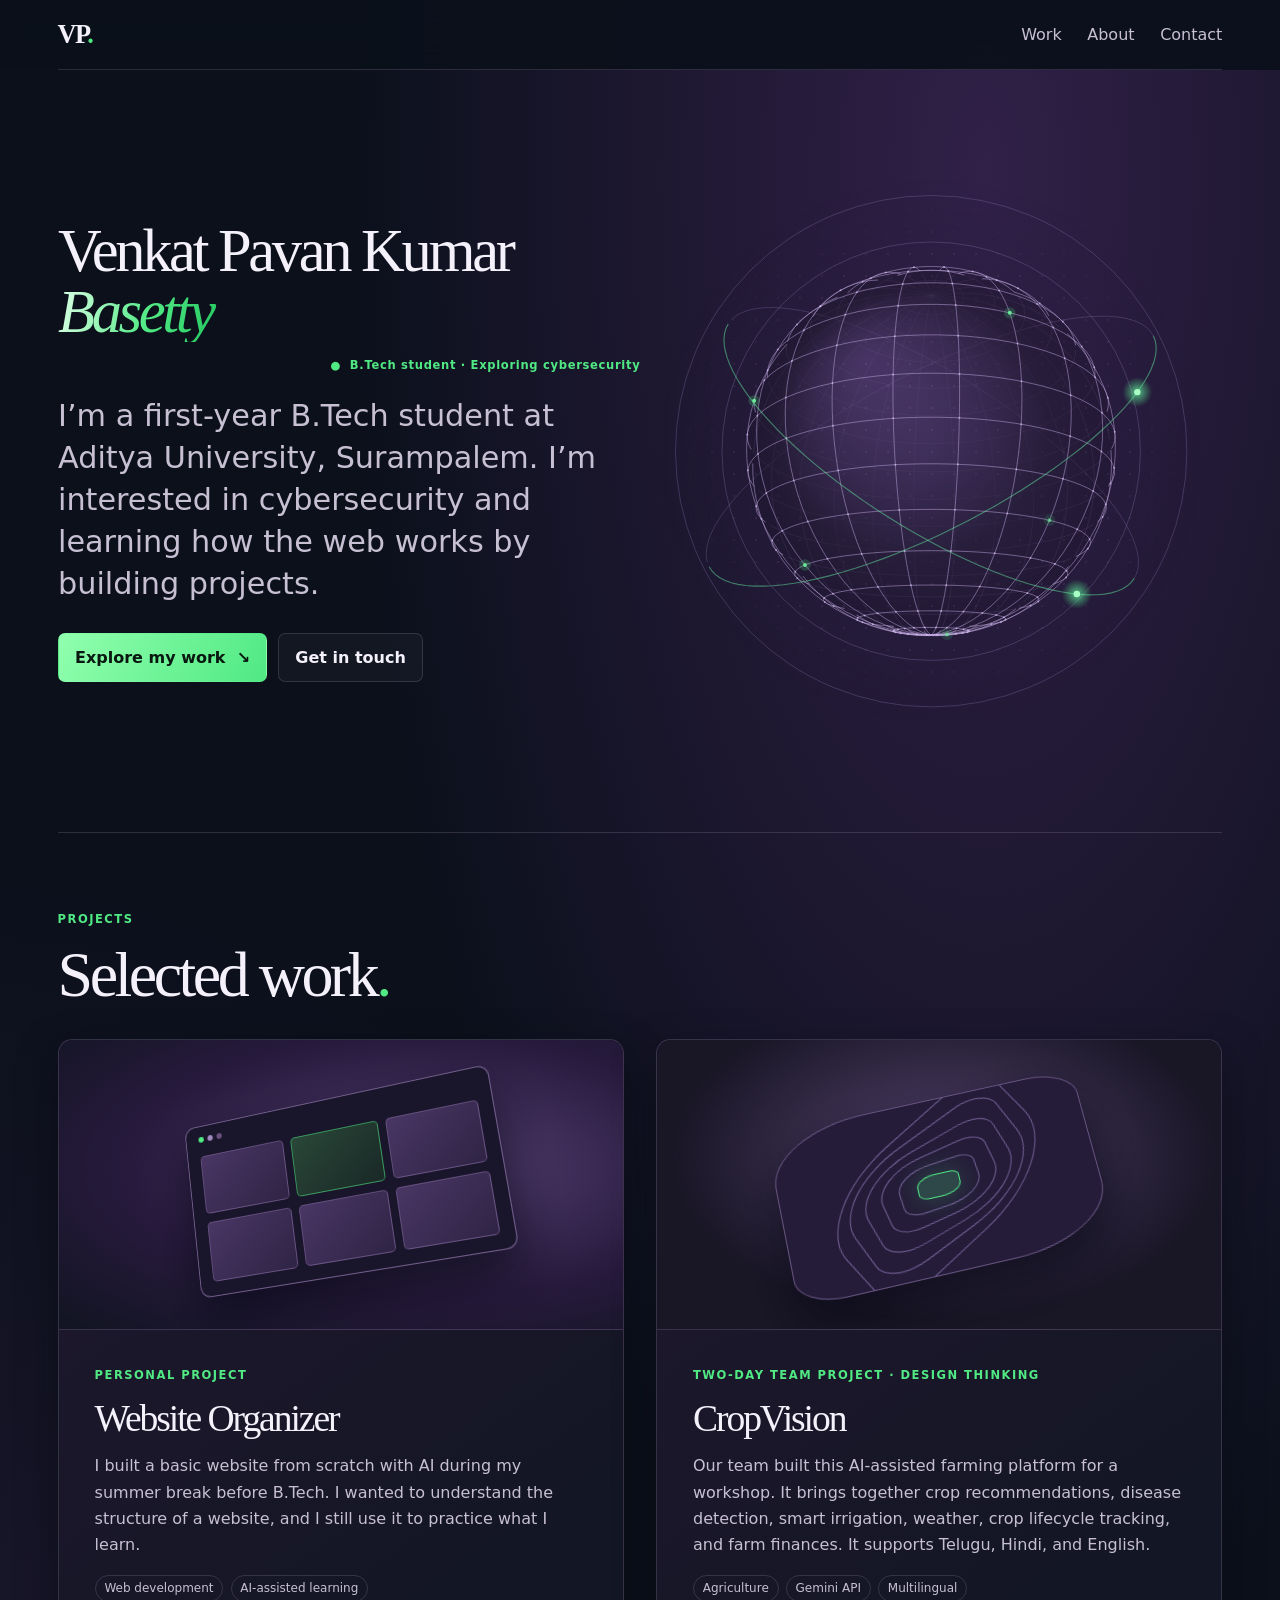
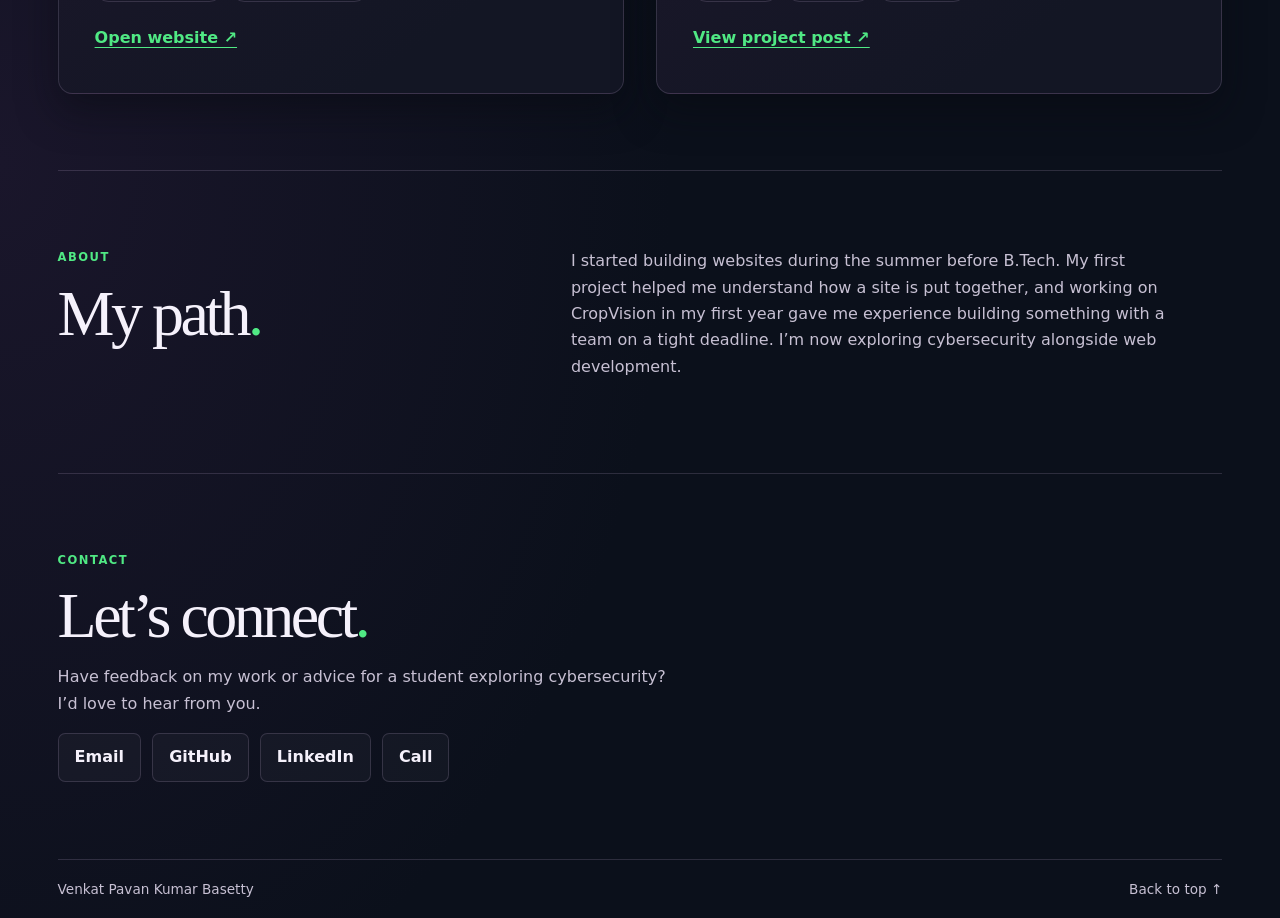
<file: index.html>
<!doctype html>
<html lang="en"><head><meta charset="utf-8"><meta name="viewport" content="width=device-width, initial-scale=1"><title>Venkat Pavan Kumar Basetty</title><meta name="description" content="Venkat Pavan Kumar Basetty (Basetty Venkat Pavan Kumar), first-year B.Tech student at Aditya University exploring cybersecurity."><link rel="stylesheet" href="style.css"><script src="content.js" defer></script><script src="app.js" defer></script></head>
<body id="top"><a class="skip" href="#main">Skip to content</a>
<div class="header-shell"><header class="wrap bar"><a class="brand" href="#top" aria-label="Home">VP<span>.</span></a><nav aria-label="Main navigation"><a href="#work">Work</a><a href="#about">About</a><a href="#contact">Contact</a></nav></header><div class="reading-progress" id="reading-progress" aria-hidden="true"></div></div>
<main id="main">
<section class="wrap hero" aria-labelledby="name">
  <div class="hero-copy">
    <h1 id="name"><span>Venkat Pavan Kumar</span><em>Basetty</em></h1>
    <p class="label hero-label"><span aria-hidden="true">&#9679;</span> B.Tech student &middot; Exploring cybersecurity</p>
    <p class="intro">I&rsquo;m a first-year B.Tech student at Aditya University, Surampalem. I&rsquo;m interested in cybersecurity and learning how the web works by building projects.</p>
    <div class="actions"><a class="button primary" href="#work">Explore my work <span aria-hidden="true">&#8600;</span></a><a class="button" href="#contact">Get in touch</a></div>
  </div>
  <div class="hero-art" aria-hidden="true"><canvas id="signal"></canvas></div>
</section>
<section class="wrap section" id="work" aria-labelledby="work-title"><p class="label">Projects</p><h2 id="work-title">Selected work<span>.</span></h2><div id="projects"></div></section>
<section class="wrap section about" id="about" aria-labelledby="about-title"><div><p class="label">About</p><h2 id="about-title">My path<span>.</span></h2></div><div><p>I started building websites during the summer before B.Tech. My first project helped me understand how a site is put together, and working on CropVision in my first year gave me experience building something with a team on a tight deadline. I’m now exploring cybersecurity alongside web development.</p><div id="skills"></div><div id="achievements"></div><div id="resume"></div></div></section>
<section class="wrap section" id="contact" aria-labelledby="contact-title"><p class="label">Contact</p><h2 id="contact-title">Let’s connect<span>.</span></h2><p>Have feedback on my work or advice for a student exploring cybersecurity? I’d love to hear from you.</p><div class="actions" id="links"></div></section>
</main><footer class="wrap bar"><span>Venkat Pavan Kumar Basetty</span><a href="#top">Back to top &#8593;</a></footer></body></html>
</file>
<file: style.css>
:root {
  color-scheme: dark;
  --ink: #0b101b;
  --violet: #241836;
  --paper: #f5f1fb;
  --muted: #c7c0d3;
  --green: #50e984;
  --signal-green: #22c55e;
  --line: #d3bce62b;
  --header-height: 4.4rem;
}
* { box-sizing: border-box; }
html { scroll-behavior: smooth; }
body {
  margin: 0;
  color: var(--paper);
  background: radial-gradient(ellipse at 77% 7%, #312048 0%, transparent 40rem),
    radial-gradient(ellipse at 0% 70%, #1a162b, transparent 42rem), var(--ink);
  font: 1rem/1.65 system-ui, sans-serif;
}
a { color: inherit; text-decoration: none; }
:focus-visible { outline: 2px solid var(--green); outline-offset: 5px; }
.wrap { width: min(1240px, 91%); margin-inline: auto; }
.header-shell {
  position: sticky;
  top: 0;
  z-index: 3;
  background: #0b101bef;
  backdrop-filter: blur(14px);
}
.bar {
  display: flex;
  justify-content: space-between;
  align-items: center;
  gap: 1rem;
  padding-block: 1.1rem;
  border-bottom: 1px solid var(--line);
}
.header-shell .bar { min-height: var(--header-height); }
.reading-progress {
  position: absolute;
  inset: auto 0 0;
  height: 2px;
  transform: scaleX(0);
  transform-origin: left;
  background: linear-gradient(90deg, var(--signal-green), #91ffaf);
  pointer-events: none;
}
.brand {
  font: bold 1.65rem Georgia, serif;
  letter-spacing: -.06em;
}
.brand span, h2 span, .label { color: var(--green); }
nav, .actions { display: flex; align-items: center; flex-wrap: wrap; gap: clamp(.7rem, 2vw, 1.65rem); }
nav a, footer { color: var(--muted); }
nav a {
  position: relative;
  transition: color .2s;
}
nav a::after {
  content: "";
  position: absolute;
  inset: auto 0 -.25em;
  height: 1px;
  background: var(--green);
  transform: scaleX(0);
  transform-origin: left;
  transition: transform .24s ease;
}
nav a:is(:hover, :focus-visible), footer a:hover { color: var(--green); }
nav a:is(:hover, :focus-visible)::after { transform: scaleX(1); }

.hero {
  position: relative;
  display: grid;
  grid-template-columns: repeat(2, minmax(0, 1fr));
  align-items: center;
  min-height: min(740px, 88svh);
  padding-block: clamp(3.5rem, 7vw, 7rem);
}
.hero-copy { position: relative; z-index: 1; container-type: inline-size; }
h1, h2, h3 {
  margin: 0;
  font-family: Georgia, serif;
  font-weight: 400;
  line-height: 1;
  letter-spacing: -.055em;
}
.hero h1, .hero .intro { --name-size: min(10.4cqw, 4.65rem); }
.hero h1 { font-size: var(--name-size); }
.hero h1 span, .hero h1 em { display: block; }
.hero h1 span { white-space: nowrap; }
.hero h1 em {
  width: fit-content;
  padding-right: .13em;
  color: var(--green);
  background: linear-gradient(105deg, #d7ffe2 4%, var(--green) 56%, var(--signal-green));
  background-clip: text;
  -webkit-text-fill-color: transparent;
}
.label {
  margin: 0 0 .9rem;
  font-size: .72rem;
  font-weight: 750;
  letter-spacing: .13em;
  text-transform: uppercase;
}
.hero-label {
  margin: .85rem 0 0;
  text-align: right;
  text-transform: none;
  letter-spacing: .06em;
}
.hero-label span { margin-inline-end: .35em; }
.hero .intro {
  max-width: 42ch;
  margin: 1.25rem 0 1.75rem;
  color: var(--muted);
  font-size: max(1rem, calc(var(--name-size) / 2));
  line-height: 1.39;
  text-wrap: pretty;
}
.hero .actions, #links { gap: .7rem; }
.button {
  display: inline-flex;
  align-items: center;
  justify-content: center;
  gap: .7rem;
  min-height: 2.8rem;
  padding: .65rem 1rem;
  border: 1px solid var(--line);
  border-radius: .45rem;
  background: #f5f1fb08;
  font-weight: 680;
  transition: transform .24s, background .24s, border-color .24s, box-shadow .24s;
}
.button.primary {
  border-color: transparent;
  background: linear-gradient(120deg, #91ffae, var(--green));
  color: #08170f;
}
.button:is(:hover, :focus-visible) {
  border-color: #50e98498;
  transform: translateY(-3px);
  box-shadow: 0 8px 30px #22c55e20;
}
.button.primary:hover { background: #aaffc1; }
.button span { transition: transform .24s; }
.button:hover span { transform: translate(3px, 3px); }

.hero-art {
  position: relative;
  display: grid;
  place-items: center;
  width: 100%;
  aspect-ratio: 1;
  isolation: isolate;
}
.hero-art::before, .hero-art::after {
  position: absolute;
  z-index: -1;
  content: "";
  inset: 3%;
  pointer-events: none;
}
.hero-art::before {
  background: radial-gradient(ellipse at center, #755aaf4d, #2a1e4338 44%, transparent 70%);
}
.hero-art::after {
  background-image: radial-gradient(circle, #bb9cd341 1px, transparent 1.4px);
  background-size: 22px 22px;
  mask-image: radial-gradient(ellipse, #000 15%, transparent 71%);
}
#signal { display: block; width: 100%; height: 100%; }

.section {
  padding-block: clamp(3rem, 6vw, 5.5rem);
  border-top: 1px solid var(--line);
  scroll-margin-top: var(--header-height);
}
h2 { font-size: clamp(2.65rem, 5vw, 4.7rem); }
h3 { font-size: clamp(1.7rem, 3vw, 2.35rem); }
#projects {
  display: grid;
  grid-template-columns: repeat(2, minmax(0, 1fr));
  gap: clamp(1rem, 2.7vw, 2rem);
  margin-top: 2rem;
}
.card {
  position: relative;
  display: flex;
  flex-direction: column;
  overflow: hidden;
  border: 1px solid var(--line);
  border-radius: .9rem;
  background: linear-gradient(145deg, #21182f, #131624 82%);
  box-shadow: 0 16px 38px #08091080;
  transition: transform .3s, border-color .3s, box-shadow .3s;
}
.card:is(:hover, :focus-within) {
  transform: translateY(-6px);
  border-color: #50e98478;
  box-shadow: 0 22px 60px #080910d9;
}
.card-body {
  display: flex;
  flex: 1;
  flex-direction: column;
  align-items: flex-start;
  padding: clamp(1.2rem, 3vw, 2.25rem);
}
.card-body > p:not(.label), .about p:not(.label), #contact > p:not(.label) {
  max-width: 60ch;
  color: var(--muted);
}
.art {
  display: grid;
  place-items: center;
  height: clamp(178px, 24vw, 290px);
  overflow: hidden;
  border-bottom: 1px solid var(--line);
  background: radial-gradient(ellipse at 65% 44%, #554073, #271a3d 57%, #111421 100%);
  perspective: 850px;
}
.motif {
  position: relative;
  box-shadow: 0 24px 48px #090916b3;
  transition: transform .45s cubic-bezier(.2,.7,.3,1);
}
.organizer .motif {
  display: grid;
  grid-template-columns: repeat(3, 1fr);
  gap: .55rem;
  width: min(66%, 325px);
  aspect-ratio: 1.8;
  padding: 2rem .9rem .85rem;
  border: 1px solid #9d81bcad;
  border-radius: .7rem;
  background: #19152a;
  transform: rotateX(9deg) rotateY(-16deg) rotateZ(-8deg);
}
.organizer .motif::before {
  position: absolute;
  inset: .7rem auto auto .9rem;
  width: .35rem;
  aspect-ratio: 1;
  border-radius: 50%;
  background: var(--green);
  box-shadow: .65rem 0 #a18abf, 1.3rem 0 #665278;
  content: "";
}
.organizer .motif i {
  border: 1px solid #9d81bc6e;
  border-radius: .3rem;
  background: linear-gradient(140deg, #493664, #2f2445);
}
.organizer .motif i:nth-child(2) {
  border-color: #50e9848c;
  background: linear-gradient(140deg, #294738, #1a2927);
}
.crop {
  background: radial-gradient(ellipse at 51% 40%, #52416c, transparent 67%), #191626;
}
.crop .motif {
  display: grid;
  place-items: center;
  width: min(67%, 320px);
  aspect-ratio: 1.8;
  overflow: hidden;
  border: 1px solid #9d81bc8c;
  border-radius: 32% 15% 32% 15%;
  background: #251c39;
  transform: rotateX(12deg) rotateZ(-13deg);
}
.crop .motif i {
  position: absolute;
  width: calc(14% + var(--cell) * 12%);
  height: calc(14% + var(--cell) * 12%);
  border: 1px solid #b197de91;
  border-radius: 45% 20% 48% 23%;
  transform: rotate(calc(var(--cell) * -6deg));
}
.crop .motif i:first-child {
  border-color: var(--green);
  background: #50e98437;
  box-shadow: 0 0 28px #50e98447;
}
.card:is(:hover, :focus-within) .motif { transform: rotate(0) scale(1.08); }
.tags { display: flex; flex-wrap: wrap; gap: .45rem; margin: 0 0 1.15rem; padding: 0; list-style: none; }
.tags li {
  padding: .18rem .55rem;
  border: 1px solid var(--line);
  border-radius: 2rem;
  color: var(--muted);
  font-size: .75rem;
}
#achievements h3, #achievements li { color: var(--green); }
#achievements li { border-color: #50e9846b; background: #50e9840b; }
.project-link {
  color: var(--green);
  margin-top: auto;
  padding: .3rem 0;
  font-weight: 700;
  text-decoration: underline;
  text-underline-offset: .28em;
}
.about { display: grid; grid-template-columns: 1fr 1.4fr; gap: 1.2rem 3rem; }
.about p:not(.label) { margin-top: 0; }
.about h3 { margin-block: 1rem .6rem; }
footer.bar {
  border-top: 1px solid var(--line);
  border-bottom: 0;
  font-size: .85rem;
}
.skip { position: absolute; left: .7rem; top: .7rem; z-index: 5; background: var(--ink); padding: .5rem; }
.skip:not(:focus) { clip-path: inset(50%); }

@media (max-width: 760px) {
  .hero, .about, #projects { grid-template-columns: 1fr; }
  .hero { min-height: auto; padding-block: 4rem 1.75rem; }
  .hero-art { width: min(92%, 440px); justify-self: center; }
  .hero .intro { font-size: clamp(1rem, 5.2cqw, 1.75rem); }
}
@media (prefers-reduced-motion: no-preference) {
  .hero h1 span, .hero h1 em, .hero-label, .hero .intro, .hero .actions, .hero-art {
    animation: enter .8s cubic-bezier(.2,.7,.3,1) both;
  }
  .hero h1 em { animation-delay: .09s; }
  .hero-label { animation-delay: .17s; }
  .hero .intro { animation-delay: .24s; }
  .hero .actions { animation-delay: .3s; }
  .hero-art { animation-delay: .17s; }
  .entered { animation: enter .68s cubic-bezier(.2,.7,.3,1) both; }
  @keyframes enter {
    from { opacity: 0; translate: 0 20px; }
    to { opacity: 1; translate: 0 0; }
  }
}
@media (prefers-reduced-motion: reduce) {
  html { scroll-behavior: auto; }
  *, *::before, *::after { transition: none !important; }
  .button:is(:hover, :focus-visible), .card:is(:hover, :focus-within) { transform: none; }
}
</file>
